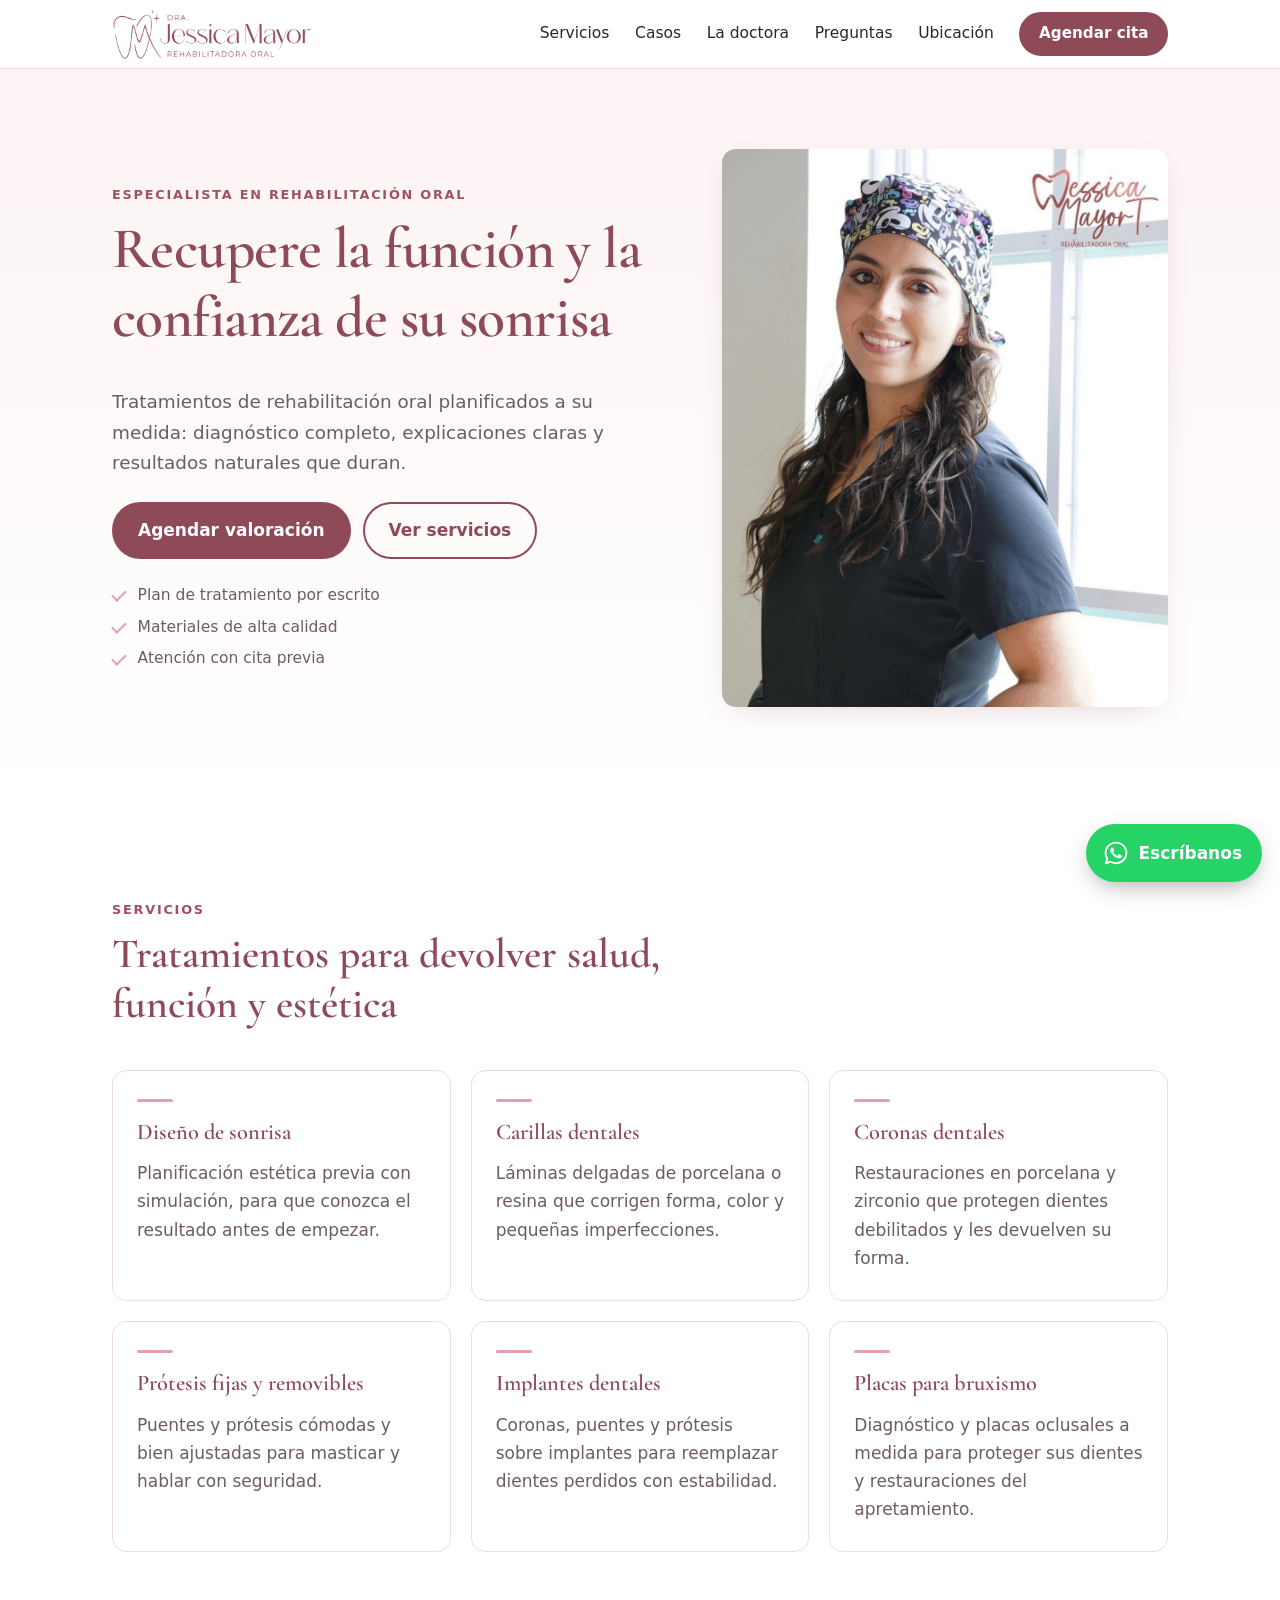
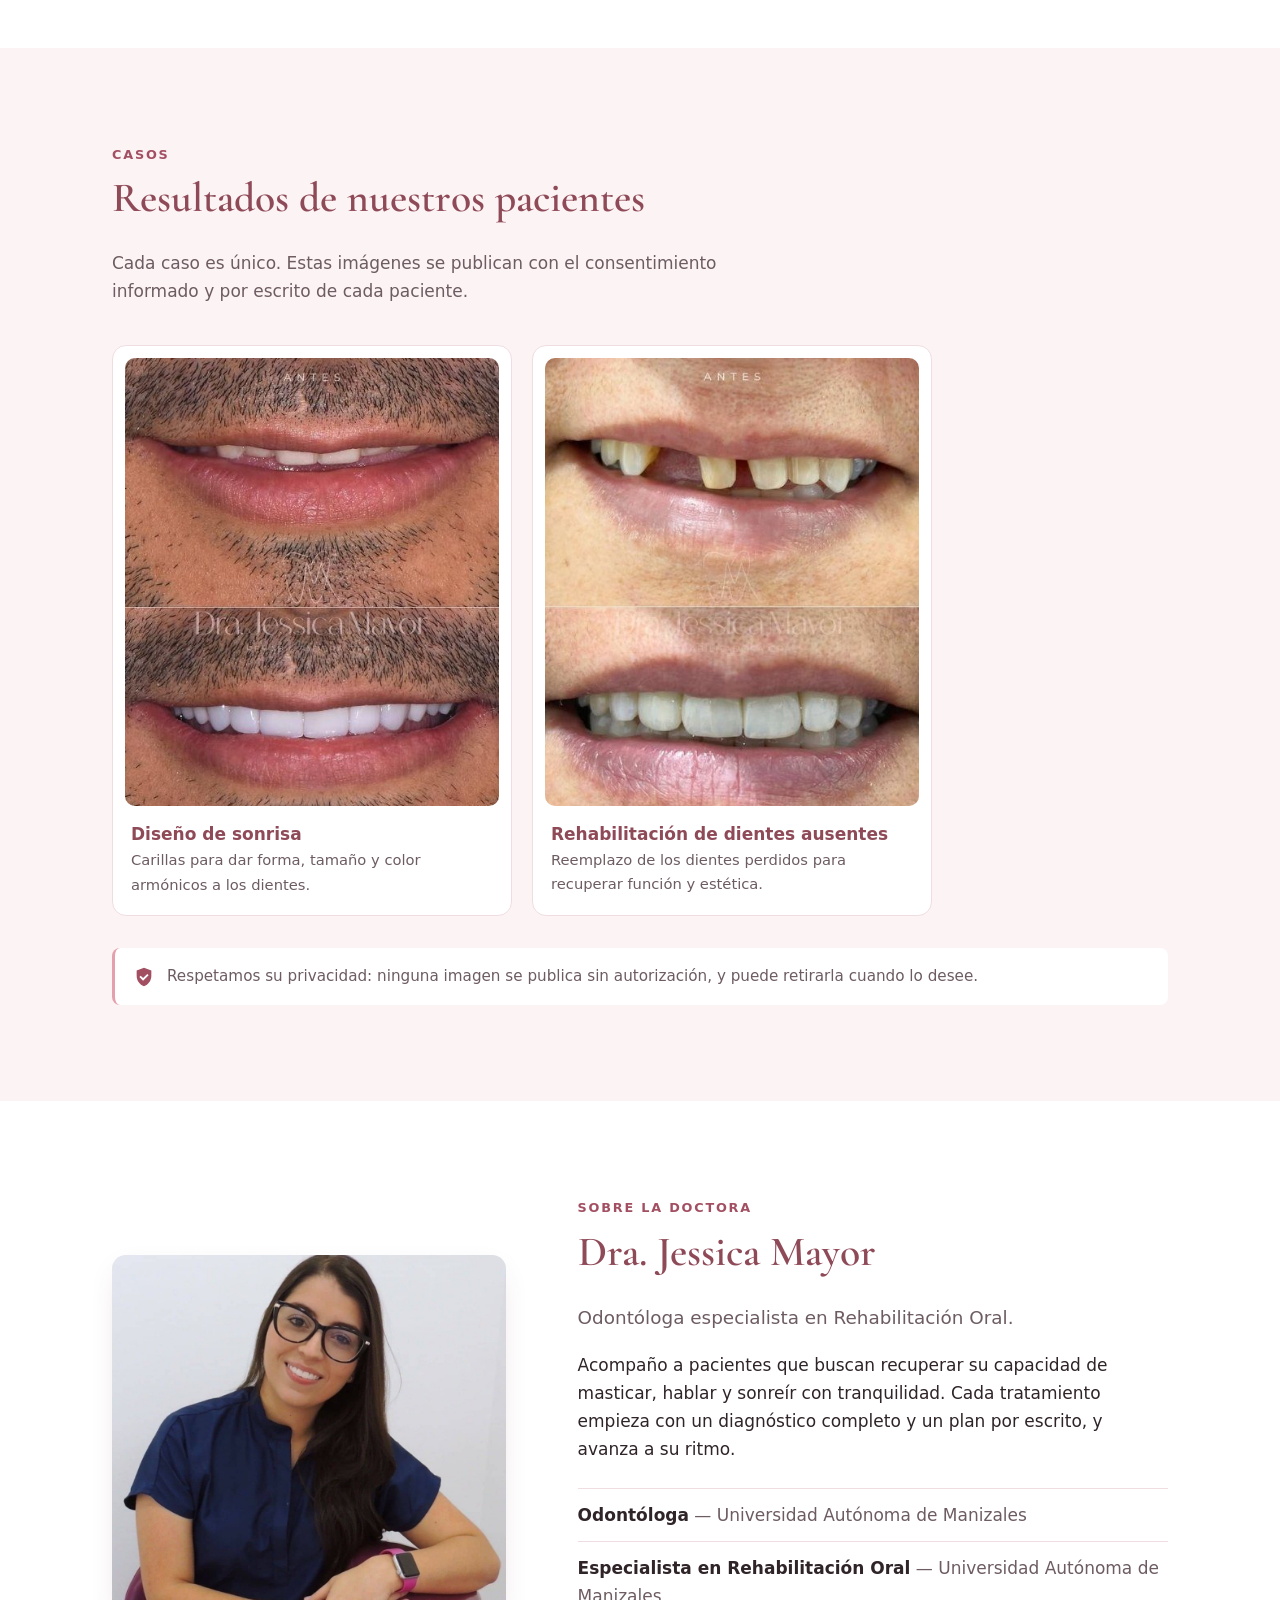
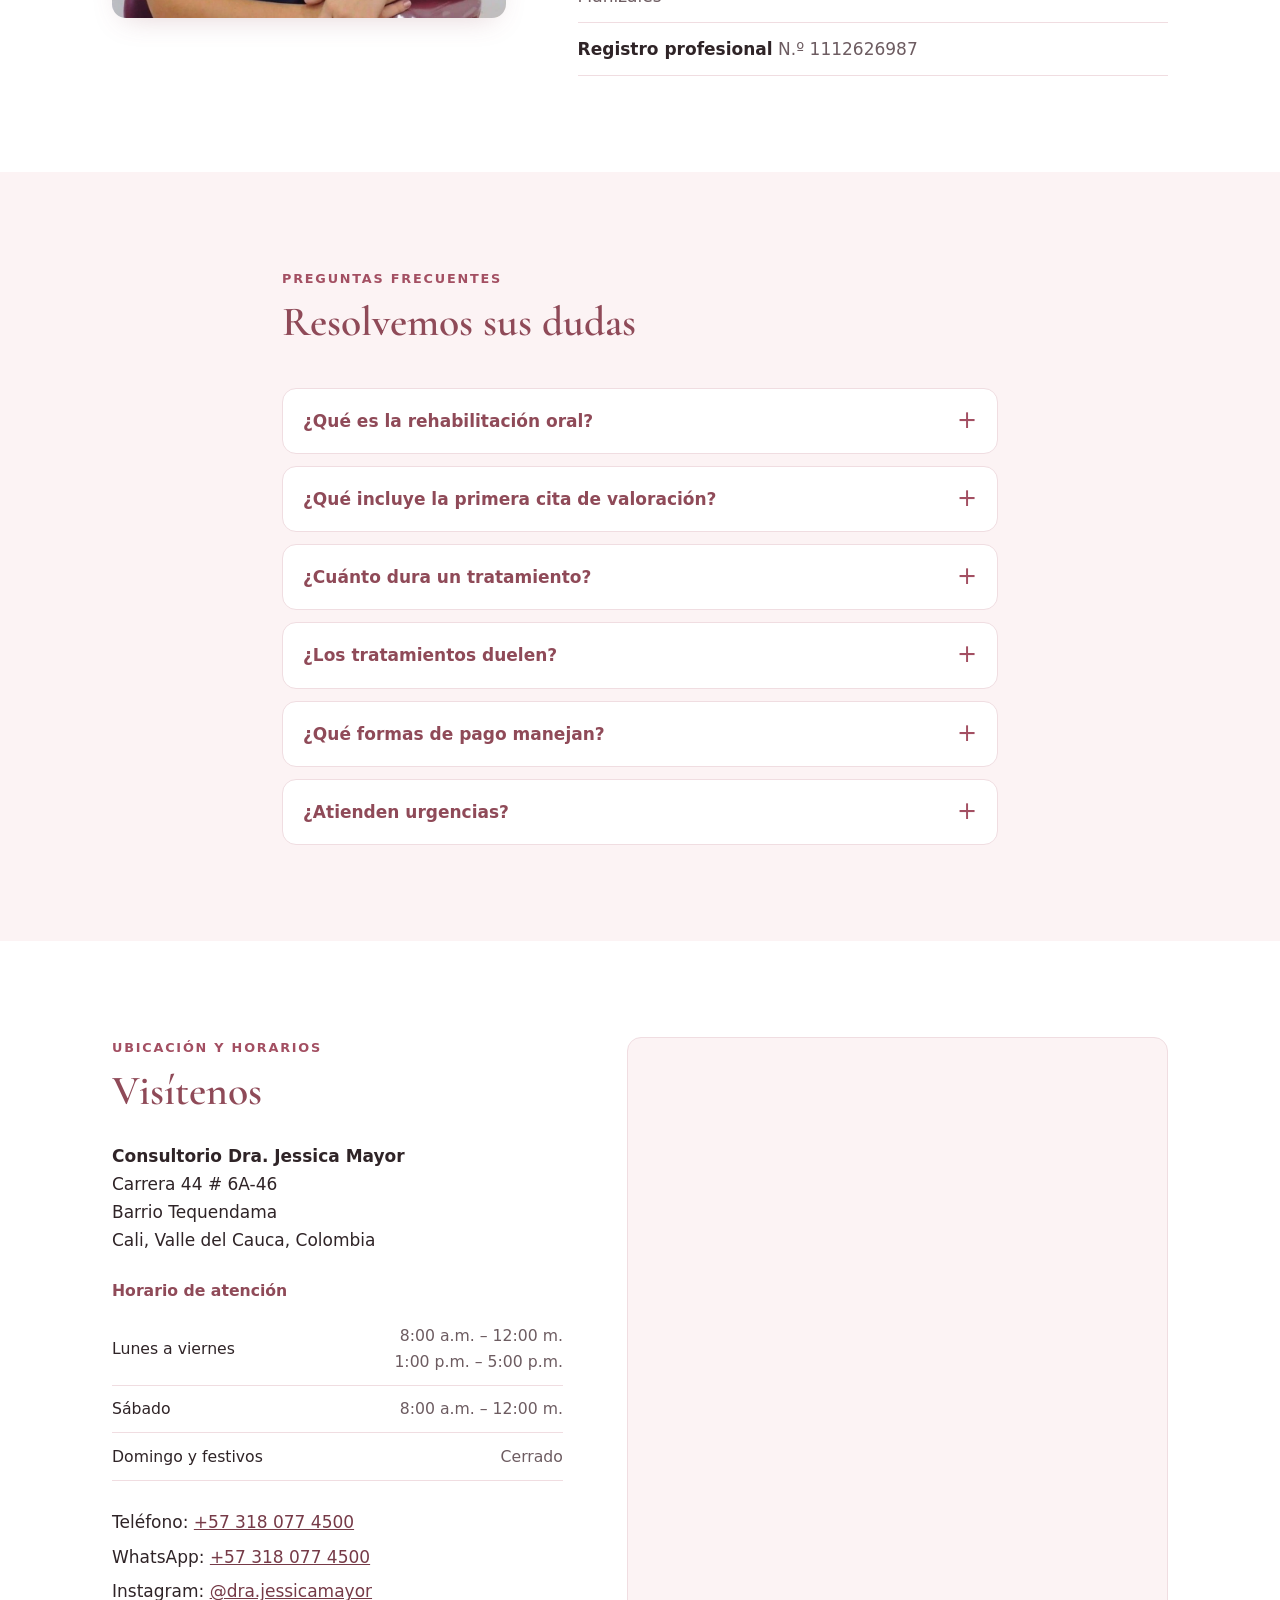
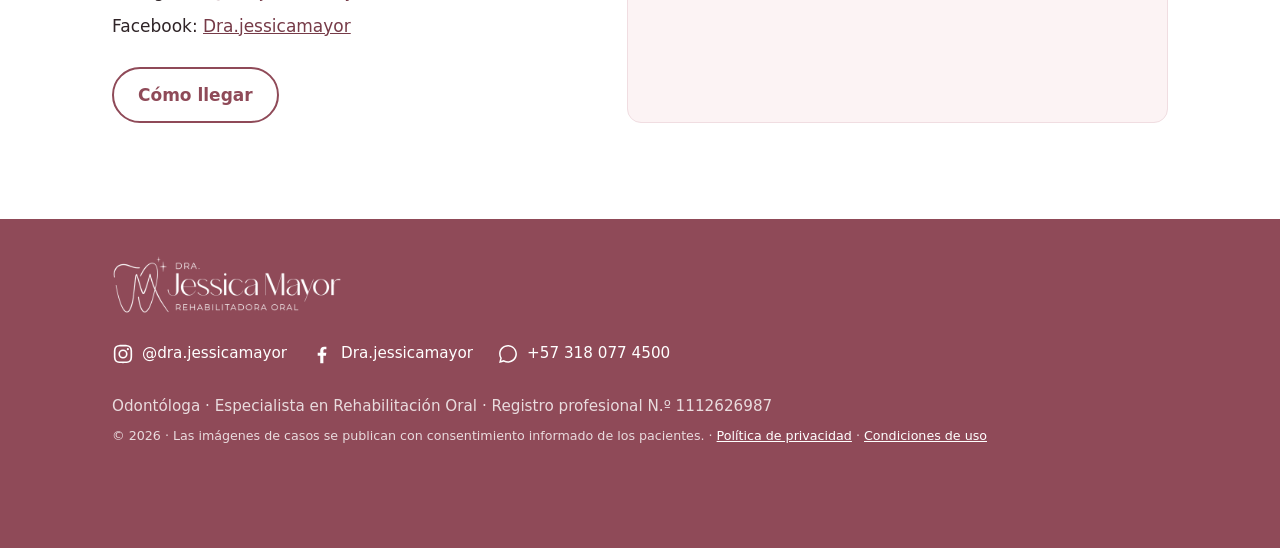
<file: index.html>
<!doctype html>
<html lang="es">
<head>
  <meta charset="utf-8">
  <meta name="viewport" content="width=device-width, initial-scale=1">
  <title>Dra. Jessica Mayor · Rehabilitación Oral</title>
  <meta name="description" content="Consultorio de rehabilitación oral de la Dra. Jessica Mayor: coronas, implantes, prótesis y diseño de sonrisa con planificación personalizada.">
  <meta name="theme-color" content="#8f4a58">
  <link rel="preconnect" href="https://fonts.googleapis.com">
  <link rel="preconnect" href="https://fonts.gstatic.com" crossorigin>
  <link rel="stylesheet" href="https://fonts.googleapis.com/css2?family=Cormorant+Garamond:wght@500;600&amp;display=swap">
  <link rel="stylesheet" href="styles.css">
</head>
<body>

  <!-- ===== Encabezado ===== -->
  <header class="header">
    <div class="container header__inner">
      <a href="#inicio" class="brand" aria-label="Inicio">
        <img src="img/logo-color.png" alt="Dra. Jessica Mayor, Rehabilitadora Oral" width="600" height="154" class="brand__logo">
      </a>

      <input type="checkbox" id="nav-toggle" class="nav-toggle" aria-hidden="true">
      <label for="nav-toggle" class="nav-toggle__label" aria-label="Abrir menú">
        <span></span>
      </label>

      <nav class="nav" aria-label="Principal">
        <a href="#servicios">Servicios</a>
        <a href="#casos">Casos</a>
        <a href="#doctora">La doctora</a>
        <a href="#preguntas">Preguntas</a>
        <a href="#ubicacion">Ubicación</a>
        <a href="https://wa.me/573180774500?text=Hola%2C%20quisiera%20agendar%20una%20valoraci%C3%B3n" class="btn btn--small" target="_blank" rel="noopener">Agendar cita</a>
      </nav>
    </div>
  </header>

  <main>

    <!-- ===== Portada ===== -->
    <section id="inicio" class="hero">
      <div class="container hero__inner">
        <div class="hero__text">
          <p class="eyebrow">Especialista en Rehabilitación Oral</p>
          <h1>Recupere la función y la confianza de su sonrisa</h1>
          <p class="lead">
            Tratamientos de rehabilitación oral planificados a su medida: diagnóstico
            completo, explicaciones claras y resultados naturales que duran.
          </p>
          <div class="hero__actions">
            <a href="https://wa.me/573180774500?text=Hola%2C%20quisiera%20agendar%20una%20valoraci%C3%B3n" class="btn" target="_blank" rel="noopener">Agendar valoración</a>
            <a href="#servicios" class="btn btn--ghost">Ver servicios</a>
          </div>
          <ul class="hero__points">
            <li>Plan de tratamiento por escrito</li>
            <li>Materiales de alta calidad</li>
            <li>Atención con cita previa</li>
          </ul>
        </div>
        <div class="hero__media">
          <img src="img/doctora-portada.jpg" alt="La Dra. Jessica Mayor, rehabilitadora oral, sonriendo en su consultorio" width="996" height="1246" class="hero__photo">
        </div>
      </div>
    </section>

    <!-- ===== Servicios ===== -->
    <section id="servicios" class="section">
      <div class="container">
        <header class="section__head">
          <p class="eyebrow">Servicios</p>
          <h2>Tratamientos para devolver salud, función y estética</h2>
        </header>

        <div class="grid grid--3">
          <article class="card">
            <h3>Diseño de sonrisa</h3>
            <p>Planificación estética previa con simulación, para que conozca el resultado antes de empezar.</p>
          </article>
          <article class="card">
            <h3>Carillas dentales</h3>
            <p>Láminas delgadas de porcelana o resina que corrigen forma, color y pequeñas imperfecciones.</p>
          </article>
          <article class="card">
            <h3>Coronas dentales</h3>
            <p>Restauraciones en porcelana y zirconio que protegen dientes debilitados y les devuelven su forma.</p>
          </article>
          <article class="card">
            <h3>Prótesis fijas y removibles</h3>
            <p>Puentes y prótesis cómodas y bien ajustadas para masticar y hablar con seguridad.</p>
          </article>
          <article class="card">
            <h3>Implantes dentales</h3>
            <p>Coronas, puentes y prótesis sobre implantes para reemplazar dientes perdidos con estabilidad.</p>
          </article>
          <article class="card">
            <h3>Placas para bruxismo</h3>
            <p>Diagnóstico y placas oclusales a medida para proteger sus dientes y restauraciones del apretamiento.</p>
          </article>
        </div>
      </div>
    </section>

    <!-- ===== Casos ===== -->
    <section id="casos" class="section section--alt">
      <div class="container">
        <header class="section__head">
          <p class="eyebrow">Casos</p>
          <h2>Resultados de nuestros pacientes</h2>
          <p>Cada caso es único. Estas imágenes se publican con el consentimiento informado y por escrito de cada paciente.</p>
        </header>

        <!--
          Para agregar más casos: copie un <figure class="case">, guarde la foto en img/
          y cambie src, alt y el texto. Publique solo fotos con consentimiento firmado.
        -->
        <div class="grid grid--2 cases">
          <figure class="case">
            <img src="img/caso-diseno-sonrisa.jpg" alt="Sonrisa de un paciente antes y después del diseño de sonrisa: dientes cortos y desgastados, luego carillas blancas y uniformes" width="460" height="551" loading="lazy">
            <figcaption>
              <strong>Diseño de sonrisa</strong>
              <span>Carillas para dar forma, tamaño y color armónicos a los dientes.</span>
            </figcaption>
          </figure>
          <figure class="case">
            <img src="img/caso-rehabilitacion.jpg" alt="Sonrisa de una paciente antes y después de la rehabilitación: espacios por dientes ausentes, luego dentadura completa y alineada" width="460" height="550" loading="lazy">
            <figcaption>
              <strong>Rehabilitación de dientes ausentes</strong>
              <span>Reemplazo de los dientes perdidos para recuperar función y estética.</span>
            </figcaption>
          </figure>
        </div>

        <p class="note">
          <svg viewBox="0 0 24 24" aria-hidden="true"><path d="M12 2 4 5v6c0 5 3.4 9.7 8 11 4.6-1.3 8-6 8-11V5l-8-3Zm-1 14-4-4 1.4-1.4L11 13.2l4.6-4.6L17 10l-6 6Z"/></svg>
          Respetamos su privacidad: ninguna imagen se publica sin autorización, y puede retirarla cuando lo desee.
        </p>
      </div>
    </section>

    <!-- ===== Sobre la doctora ===== -->
    <section id="doctora" class="section">
      <div class="container about">
        <div class="about__media">
          <!-- Reemplazar por img/doctora.jpg -->
          <img src="img/doctora-retrato.jpg" alt="Retrato de la Dra. Jessica Mayor" width="996" height="918" class="about__photo" loading="lazy">
        </div>
        <div class="about__text">
          <p class="eyebrow">Sobre la doctora</p>
          <h2>Dra. Jessica Mayor</h2>
          <p class="lead">Odontóloga especialista en Rehabilitación Oral.</p>
          <p>
            Acompaño a pacientes que buscan recuperar su capacidad de masticar, hablar y
            sonreír con tranquilidad. Cada tratamiento
            empieza con un diagnóstico completo y un plan por escrito, y avanza a su ritmo.
          </p>
          <ul class="credentials">
            <li><strong>Odontóloga</strong> — Universidad Autónoma de Manizales</li>
            <li><strong>Especialista en Rehabilitación Oral</strong> — Universidad Autónoma de Manizales</li>
            <li><strong>Registro profesional</strong> N.º 1112626987</li>
          </ul>
        </div>
      </div>
    </section>

    <!-- ===== Preguntas frecuentes ===== -->
    <section id="preguntas" class="section section--alt">
      <div class="container container--narrow">
        <header class="section__head">
          <p class="eyebrow">Preguntas frecuentes</p>
          <h2>Resolvemos sus dudas</h2>
        </header>

        <div class="faq">
          <details>
            <summary>¿Qué es la rehabilitación oral?</summary>
            <p>Es la especialidad que restaura la función, la comodidad y la estética de la boca cuando hay dientes dañados, desgastados o ausentes, mediante coronas, puentes, prótesis e implantes.</p>
          </details>
          <details>
            <summary>¿Qué incluye la primera cita de valoración?</summary>
            <p>Revisión clínica, análisis de radiografías (si las tiene), fotografías y una conversación sobre sus expectativas. Al final recibe un plan de tratamiento con opciones y presupuesto.</p>
          </details>
          <details>
            <summary>¿Cuánto dura un tratamiento?</summary>
            <p>Depende del caso. Una corona puede tomar dos o tres citas; una rehabilitación sobre implantes puede requerir varios meses por los tiempos de cicatrización.</p>
          </details>
          <details>
            <summary>¿Los tratamientos duelen?</summary>
            <p>Trabajamos con anestesia local y técnicas cuidadosas. La mayoría de los pacientes reporta molestias leves y pasajeras.</p>
          </details>
          <details>
            <summary>¿Qué formas de pago manejan?</summary>
            <p>Escríbanos por WhatsApp y le contamos las formas de pago disponibles para su tratamiento.</p>
          </details>
          <details>
            <summary>¿Atienden urgencias?</summary>
            <p>Escríbanos por WhatsApp. Haremos lo posible por atenderle el mismo día o indicarle cómo proceder.</p>
          </details>
        </div>
      </div>
    </section>

    <!-- ===== Ubicación y horarios ===== -->
    <section id="ubicacion" class="section">
      <div class="container location">
        <div class="location__info">
          <p class="eyebrow">Ubicación y horarios</p>
          <h2>Visítenos</h2>

          <address>
            <strong>Consultorio Dra. Jessica Mayor</strong><br>
            Carrera 44 # 6A-46<br>
            Barrio Tequendama<br>
            Cali, Valle del Cauca, Colombia
          </address>

          <table class="hours">
            <caption>Horario de atención</caption>
            <tbody>
              <tr><th scope="row">Lunes a viernes</th><td>8:00 a.m. – 12:00 m.<br>1:00 p.m. – 5:00 p.m.</td></tr>
              <tr><th scope="row">Sábado</th><td>8:00 a.m. – 12:00 m.</td></tr>
              <tr><th scope="row">Domingo y festivos</th><td>Cerrado</td></tr>
            </tbody>
          </table>

          <ul class="contact">
            <li>Teléfono: <a href="tel:+573180774500">+57 318 077 4500</a></li>
            <li>WhatsApp: <a href="https://wa.me/573180774500" target="_blank" rel="noopener">+57 318 077 4500</a></li>
            <li>Instagram: <a href="https://www.instagram.com/dra.jessicamayor/" target="_blank" rel="noopener">@dra.jessicamayor</a></li>
            <li>Facebook: <a href="https://www.facebook.com/Dra.jessicamayor" target="_blank" rel="noopener">Dra.jessicamayor</a></li>
          </ul>

          <a href="https://www.google.com/maps/search/?api=1&amp;query=Carrera+44+%236A-46,+Tequendama,+Cali,+Valle+del+Cauca,+Colombia" class="btn btn--ghost" target="_blank" rel="noopener">Cómo llegar</a>
        </div>

        <div class="location__map">
          <iframe src="https://maps.google.com/maps?q=Carrera+44+%236A-46,+Tequendama,+Cali,+Valle+del+Cauca,+Colombia&amp;z=16&amp;output=embed" title="Mapa: Carrera 44 # 6A-46, Barrio Tequendama, Cali" loading="lazy" referrerpolicy="no-referrer-when-downgrade" allowfullscreen></iframe>
        </div>
      </div>
    </section>

  </main>

  <!-- ===== Pie de página ===== -->
  <footer class="footer">
    <div class="container footer__inner">
      <img src="img/logo-blanco.png" alt="Dra. Jessica Mayor, Rehabilitadora Oral" width="600" height="154" class="footer__logo">
      <ul class="social" aria-label="Redes sociales">
        <li><a href="https://www.instagram.com/dra.jessicamayor/" target="_blank" rel="noopener" aria-label="Instagram"><svg viewBox="0 0 24 24" aria-hidden="true"><path d="M12 7a5 5 0 1 0 0 10 5 5 0 0 0 0-10Zm0 8.2a3.2 3.2 0 1 1 0-6.4 3.2 3.2 0 0 1 0 6.4ZM17.3 5.5a1.2 1.2 0 1 0 0 2.4 1.2 1.2 0 0 0 0-2.4ZM12 2c-2.7 0-3 0-4.1.1C4.3 2.3 2.3 4.3 2.1 7.9 2 9 2 9.3 2 12s0 3 .1 4.1c.2 3.6 2.2 5.6 5.8 5.8 1.1.1 1.4.1 4.1.1s3 0 4.1-.1c3.6-.2 5.6-2.2 5.8-5.8.1-1.1.1-1.4.1-4.1s0-3-.1-4.1c-.2-3.6-2.2-5.6-5.8-5.8C15 2 14.7 2 12 2Zm0 1.8c2.7 0 3 0 4 .1 2.7.1 4 1.4 4.1 4.1.1 1 .1 1.3.1 4s0 3-.1 4c-.1 2.7-1.4 4-4.1 4.1-1 .1-1.3.1-4 .1s-3 0-4-.1c-2.7-.1-4-1.4-4.1-4.1-.1-1-.1-1.3-.1-4s0-3 .1-4C3.9 5.3 5.3 3.9 8 3.9c1-.1 1.3-.1 4-.1Z"/></svg><span>@dra.jessicamayor</span></a></li>
        <li><a href="https://www.facebook.com/Dra.jessicamayor" target="_blank" rel="noopener" aria-label="Facebook"><svg viewBox="0 0 24 24" aria-hidden="true"><path d="M13.5 22v-8.2h2.8l.4-3.2h-3.2V8.5c0-.9.3-1.6 1.6-1.6h1.7V4.1c-.3 0-1.3-.1-2.5-.1-2.5 0-4.2 1.5-4.2 4.3v2.4H7.3v3.2h2.8V22h3.4Z"/></svg><span>Dra.jessicamayor</span></a></li>
        <li><a href="https://wa.me/573180774500" target="_blank" rel="noopener" aria-label="WhatsApp"><svg viewBox="0 0 32 32" aria-hidden="true"><path d="M16 3C8.8 3 3 8.7 3 15.8c0 2.3.6 4.5 1.8 6.5L3 29l6.9-1.8c1.9 1 4 1.6 6.1 1.6 7.2 0 13-5.7 13-12.8S23.2 3 16 3Zm0 23.5c-1.9 0-3.8-.5-5.5-1.5l-.4-.2-4.1 1.1 1.1-4-.3-.4a10.5 10.5 0 0 1-1.6-5.6C5.2 9.9 10 5.2 16 5.2s10.8 4.7 10.8 10.6S22 26.5 16 26.5Z"/></svg><span>+57 318 077 4500</span></a></li>
      </ul>
      <p>Odontóloga · Especialista en Rehabilitación Oral · Registro profesional N.º 1112626987</p>
      <p><small>© 2026 · Las imágenes de casos se publican con consentimiento informado de los pacientes. · <a href="privacidad.html">Política de privacidad</a> · <a href="terminos.html">Condiciones de uso</a></small></p>
    </div>
  </footer>

  <!-- ===== Botón flotante de WhatsApp ===== -->
  <a href="https://wa.me/573180774500?text=Hola%2C%20quisiera%20informaci%C3%B3n%20sobre%20un%20tratamiento"
     class="whatsapp" target="_blank" rel="noopener" aria-label="Escribir por WhatsApp">
    <svg viewBox="0 0 32 32" aria-hidden="true">
      <path d="M16 3C8.8 3 3 8.7 3 15.8c0 2.3.6 4.5 1.8 6.5L3 29l6.9-1.8c1.9 1 4 1.6 6.1 1.6 7.2 0 13-5.7 13-12.8S23.2 3 16 3Zm0 23.5c-1.9 0-3.8-.5-5.5-1.5l-.4-.2-4.1 1.1 1.1-4-.3-.4a10.5 10.5 0 0 1-1.6-5.6C5.2 9.9 10 5.2 16 5.2s10.8 4.7 10.8 10.6S22 26.5 16 26.5Zm5.9-7.9c-.3-.2-1.9-1-2.2-1.1-.3-.1-.5-.2-.7.2l-1 1.2c-.2.2-.4.2-.7.1-.3-.2-1.4-.5-2.6-1.6-1-.9-1.6-1.9-1.8-2.2-.2-.3 0-.5.1-.7l.5-.6.3-.5c.1-.2 0-.4 0-.6l-1-2.4c-.3-.6-.5-.5-.7-.5h-.6c-.2 0-.6.1-.9.4-.3.3-1.1 1.1-1.1 2.7s1.2 3.1 1.3 3.3c.2.2 2.3 3.5 5.6 4.9.8.3 1.4.5 1.9.7.8.2 1.5.2 2.1.1.6-.1 1.9-.8 2.2-1.5.3-.7.3-1.4.2-1.5-.1-.2-.3-.3-.6-.4Z"/>
    </svg>
    <span class="whatsapp__label">Escríbanos</span>
  </a>

</body>
</html>
</file>
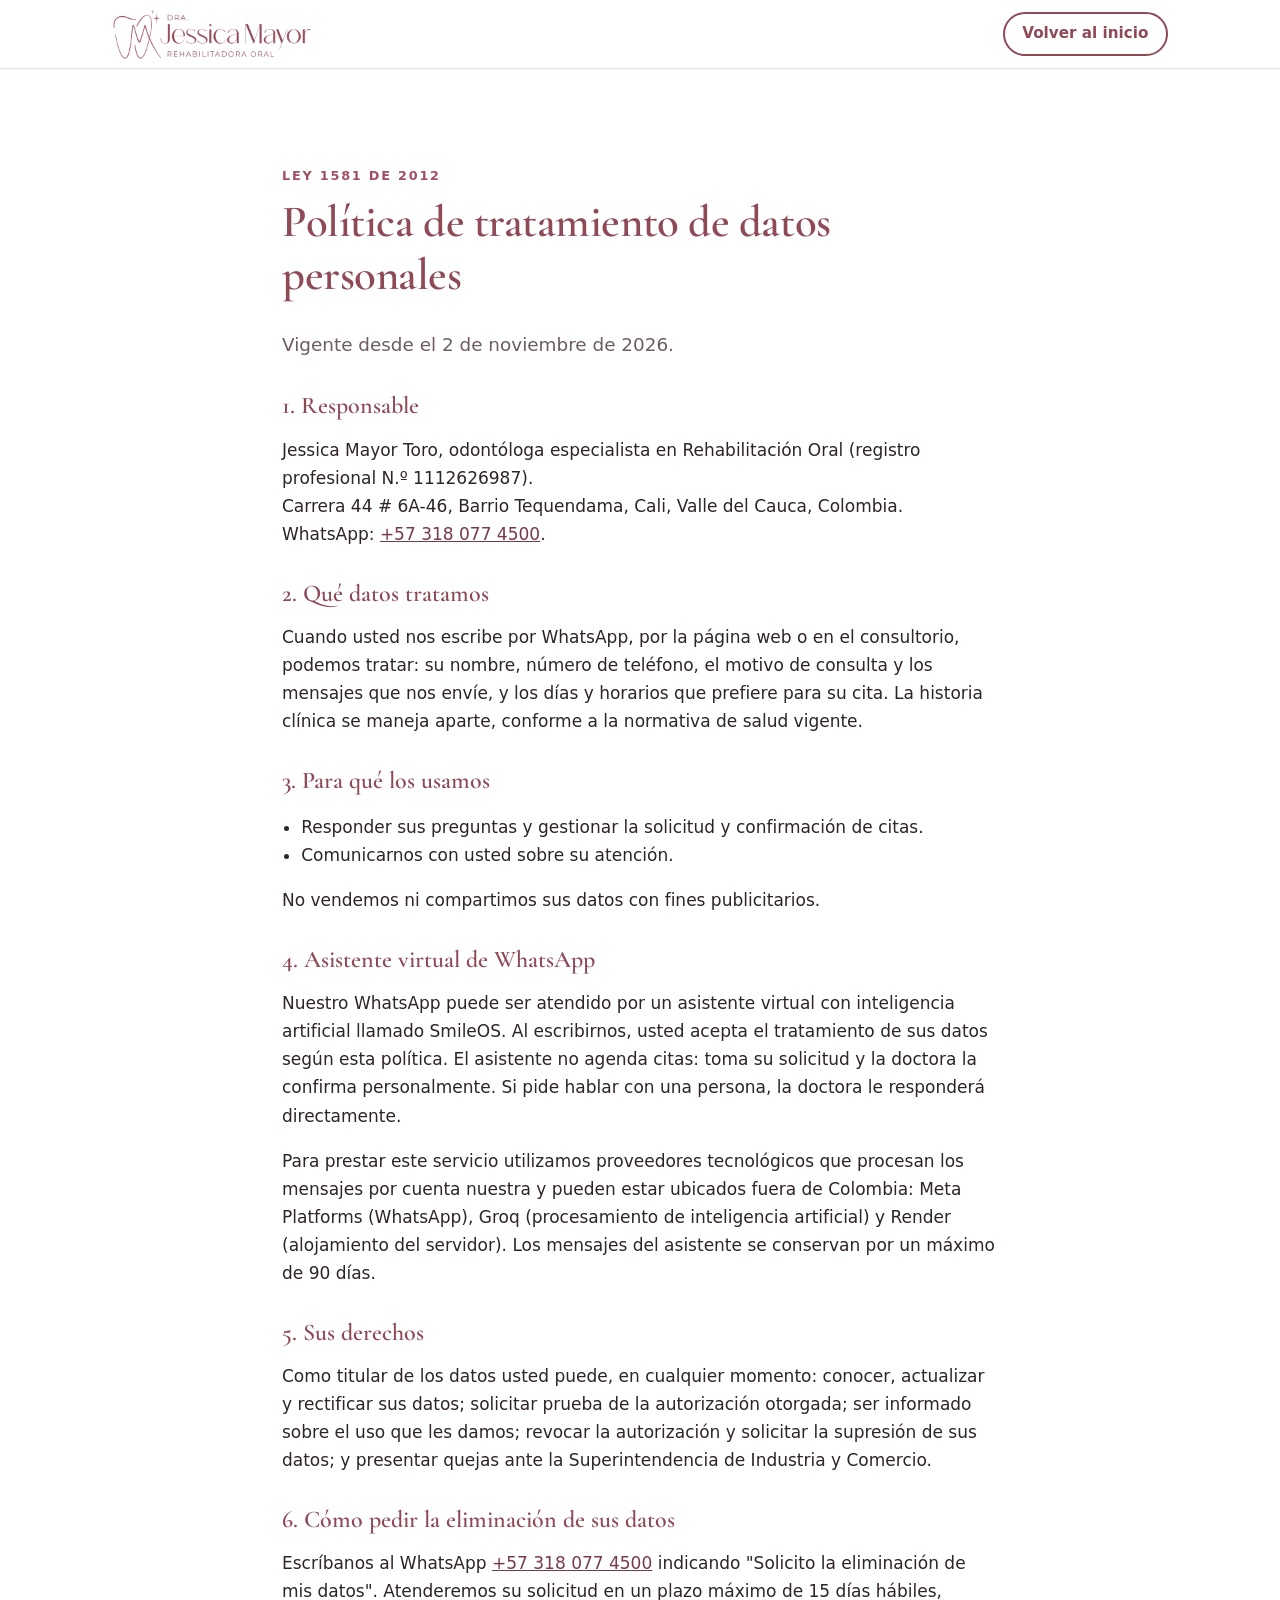
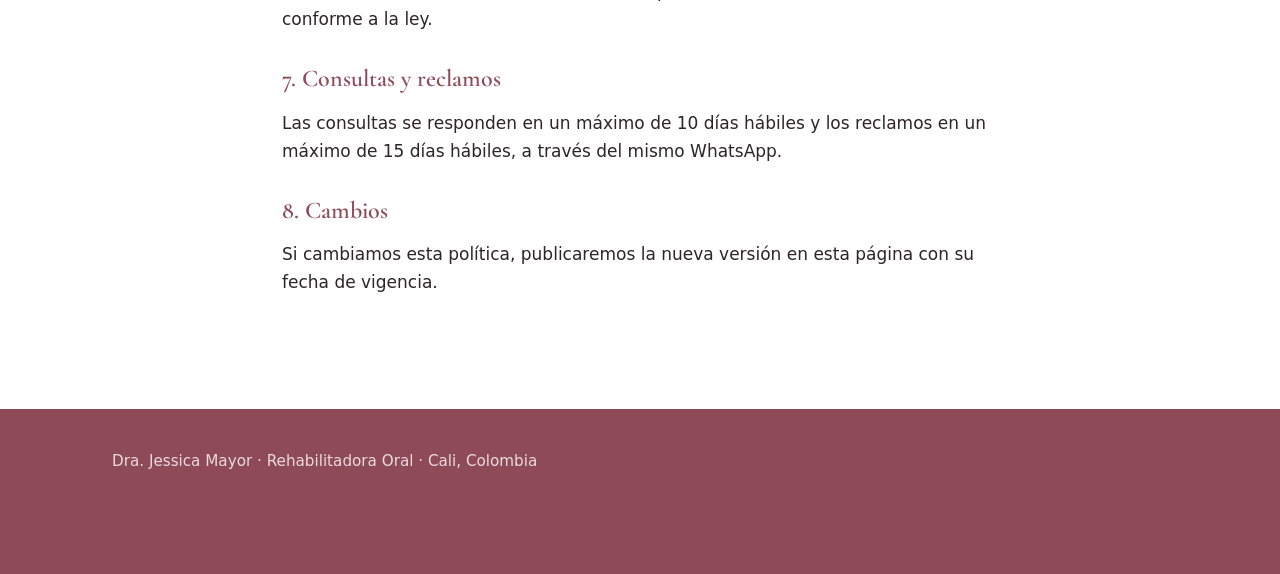
<file: privacidad.html>
<!doctype html>
<html lang="es">
<head>
  <meta charset="utf-8">
  <meta name="viewport" content="width=device-width, initial-scale=1">
  <title>Política de privacidad · Dra. Jessica Mayor</title>
  <meta name="description" content="Política de tratamiento de datos personales del consultorio de la Dra. Jessica Mayor, Rehabilitadora Oral.">
  <meta name="theme-color" content="#8f4a58">
  <link rel="preconnect" href="https://fonts.googleapis.com">
  <link rel="preconnect" href="https://fonts.gstatic.com" crossorigin>
  <link rel="stylesheet" href="https://fonts.googleapis.com/css2?family=Cormorant+Garamond:wght@500;600&amp;display=swap">
  <link rel="stylesheet" href="styles.css">
</head>
<body>
  <header class="header">
    <div class="container header__inner">
      <a href="./" class="brand" aria-label="Volver al inicio">
        <img src="img/logo-color.png" alt="Dra. Jessica Mayor, Rehabilitadora Oral" width="600" height="154" class="brand__logo">
      </a>
      <a href="./" class="btn btn--small btn--ghost">Volver al inicio</a>
    </div>
  </header>

  <main class="section">
    <article class="container container--narrow legal">
      <p class="eyebrow">Ley 1581 de 2012</p>
      <h1>Política de tratamiento de datos personales</h1>
      <p class="lead">Vigente desde el 2 de noviembre de 2026.</p>

      <h2>1. Responsable</h2>
      <p>Jessica Mayor Toro, odontóloga especialista en Rehabilitación Oral (registro profesional N.º 1112626987).<br>
        Carrera 44 # 6A-46, Barrio Tequendama, Cali, Valle del Cauca, Colombia.<br>
        WhatsApp: <a href="https://wa.me/573180774500">+57 318 077 4500</a>.</p>

      <h2>2. Qué datos tratamos</h2>
      <p>Cuando usted nos escribe por WhatsApp, por la página web o en el consultorio, podemos tratar: su nombre, número de teléfono, el motivo de consulta y los mensajes que nos envíe, y los días y horarios que prefiere para su cita. La historia clínica se maneja aparte, conforme a la normativa de salud vigente.</p>

      <h2>3. Para qué los usamos</h2>
      <ul>
        <li>Responder sus preguntas y gestionar la solicitud y confirmación de citas.</li>
        <li>Comunicarnos con usted sobre su atención.</li>
      </ul>
      <p>No vendemos ni compartimos sus datos con fines publicitarios.</p>

      <h2>4. Asistente virtual de WhatsApp</h2>
      <p>Nuestro WhatsApp puede ser atendido por un asistente virtual con inteligencia artificial llamado SmileOS. Al escribirnos, usted acepta el tratamiento de sus datos según esta política. El asistente no agenda citas: toma su solicitud y la doctora la confirma personalmente. Si pide hablar con una persona, la doctora le responderá directamente.</p>
      <p>Para prestar este servicio utilizamos proveedores tecnológicos que procesan los mensajes por cuenta nuestra y pueden estar ubicados fuera de Colombia: Meta Platforms (WhatsApp), Groq (procesamiento de inteligencia artificial) y Render (alojamiento del servidor). Los mensajes del asistente se conservan por un máximo de 90 días.</p>

      <h2>5. Sus derechos</h2>
      <p>Como titular de los datos usted puede, en cualquier momento: conocer, actualizar y rectificar sus datos; solicitar prueba de la autorización otorgada; ser informado sobre el uso que les damos; revocar la autorización y solicitar la supresión de sus datos; y presentar quejas ante la Superintendencia de Industria y Comercio.</p>

      <h2 id="eliminacion">6. Cómo pedir la eliminación de sus datos</h2>
      <p>Escríbanos al WhatsApp <a href="https://wa.me/573180774500?text=Solicito%20la%20eliminaci%C3%B3n%20de%20mis%20datos">+57 318 077 4500</a> indicando "Solicito la eliminación de mis datos". Atenderemos su solicitud en un plazo máximo de 15 días hábiles, conforme a la ley.</p>

      <h2>7. Consultas y reclamos</h2>
      <p>Las consultas se responden en un máximo de 10 días hábiles y los reclamos en un máximo de 15 días hábiles, a través del mismo WhatsApp.</p>

      <h2>8. Cambios</h2>
      <p>Si cambiamos esta política, publicaremos la nueva versión en esta página con su fecha de vigencia.</p>
    </article>
  </main>

  <footer class="footer">
    <div class="container footer__inner">
      <p>Dra. Jessica Mayor · Rehabilitadora Oral · Cali, Colombia</p>
    </div>
  </footer>
</body>
</html>
</file>
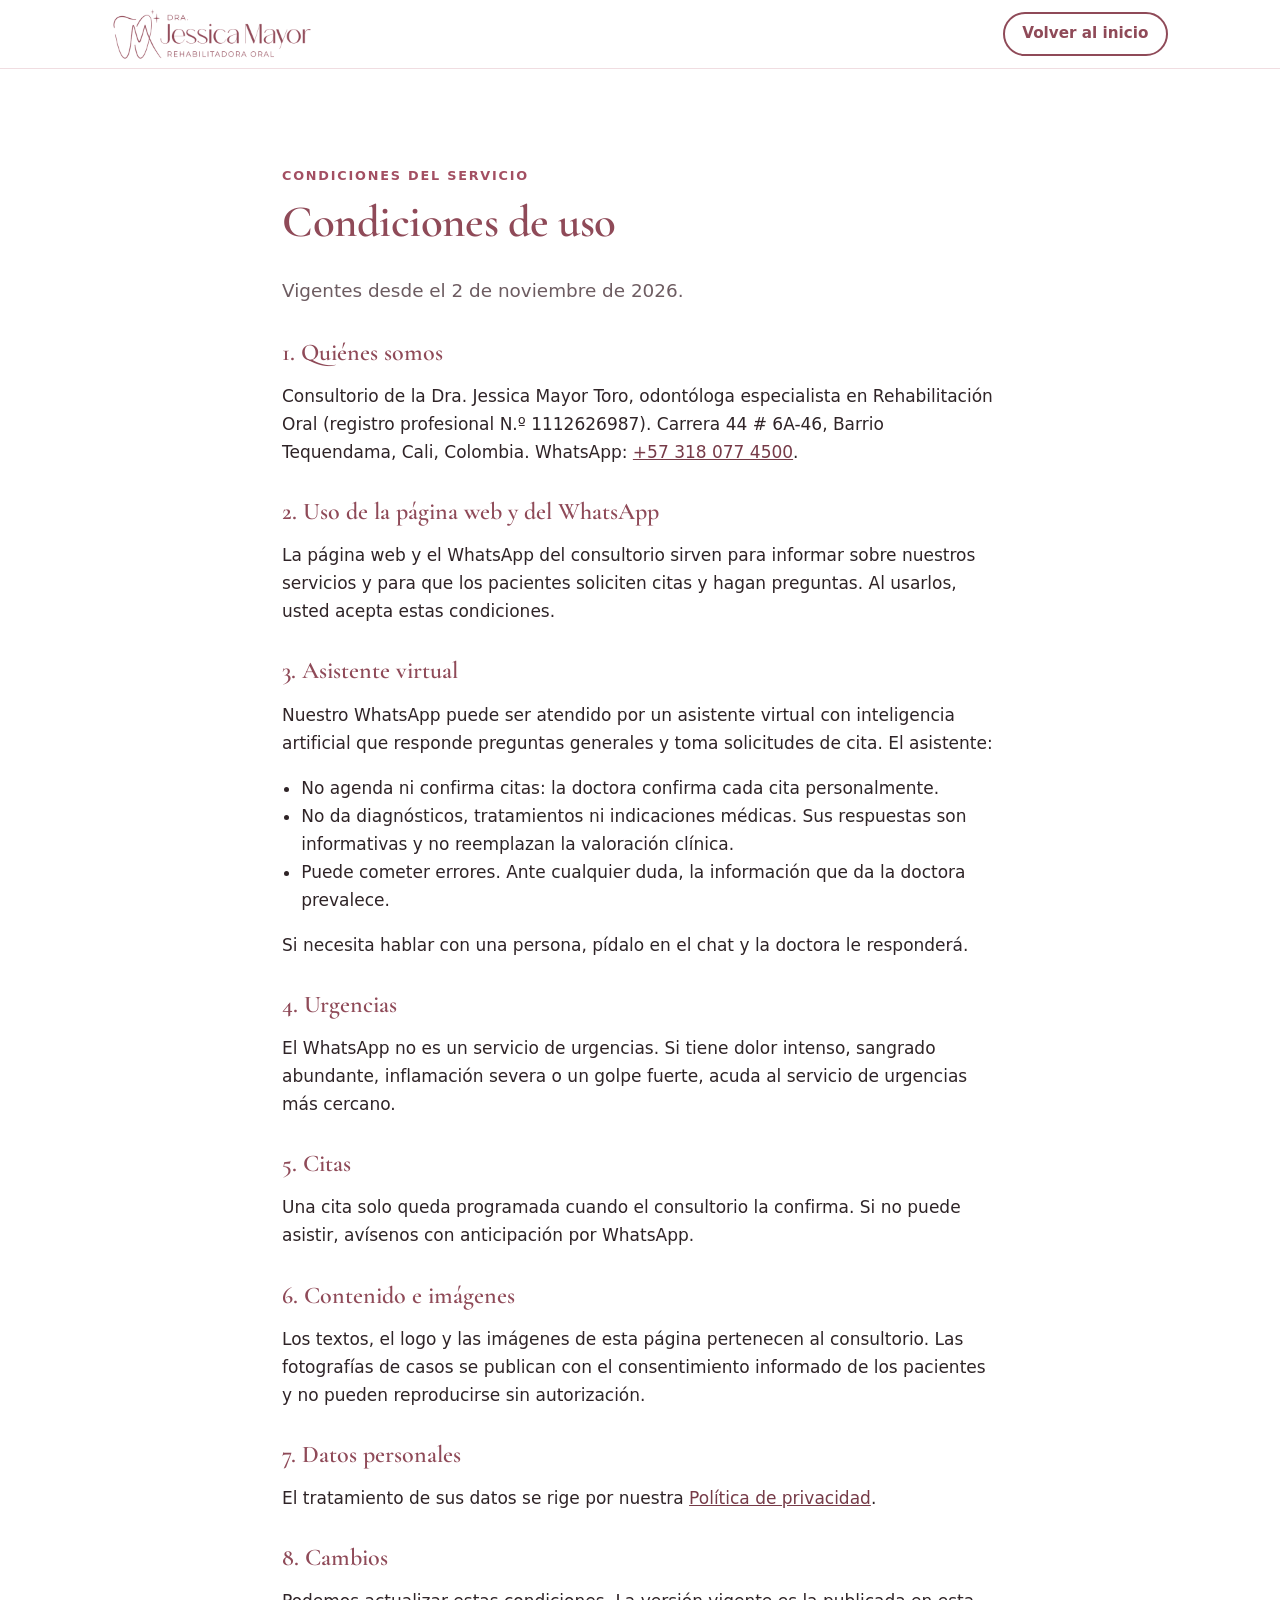
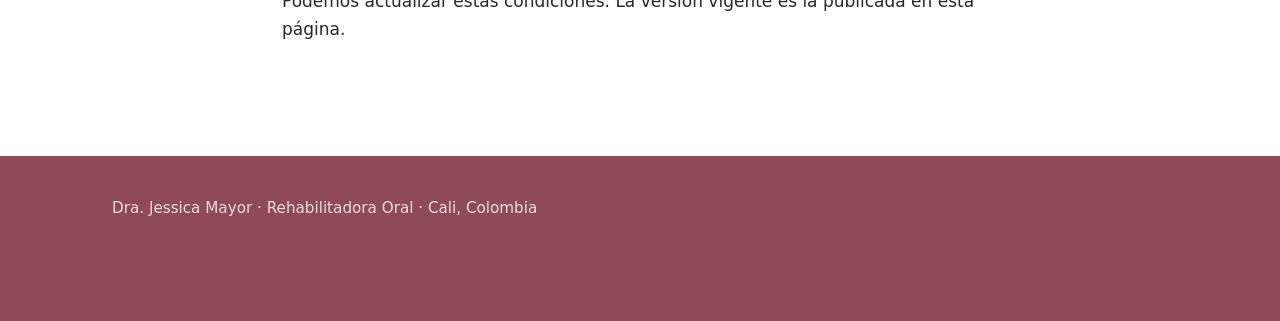
<file: terminos.html>
<!doctype html>
<html lang="es">
<head>
  <meta charset="utf-8">
  <meta name="viewport" content="width=device-width, initial-scale=1">
  <title>Condiciones del servicio · Dra. Jessica Mayor</title>
  <meta name="description" content="Condiciones de uso de la página web y del WhatsApp del consultorio de la Dra. Jessica Mayor, Rehabilitadora Oral.">
  <meta name="theme-color" content="#8f4a58">
  <link rel="preconnect" href="https://fonts.googleapis.com">
  <link rel="preconnect" href="https://fonts.gstatic.com" crossorigin>
  <link rel="stylesheet" href="https://fonts.googleapis.com/css2?family=Cormorant+Garamond:wght@500;600&amp;display=swap">
  <link rel="stylesheet" href="styles.css">
</head>
<body>
  <header class="header">
    <div class="container header__inner">
      <a href="./" class="brand" aria-label="Volver al inicio">
        <img src="img/logo-color.png" alt="Dra. Jessica Mayor, Rehabilitadora Oral" width="600" height="154" class="brand__logo">
      </a>
      <a href="./" class="btn btn--small btn--ghost">Volver al inicio</a>
    </div>
  </header>

  <main class="section">
    <article class="container container--narrow legal">
      <p class="eyebrow">Condiciones del servicio</p>
      <h1>Condiciones de uso</h1>
      <p class="lead">Vigentes desde el 2 de noviembre de 2026.</p>

      <h2>1. Quiénes somos</h2>
      <p>Consultorio de la Dra. Jessica Mayor Toro, odontóloga especialista en Rehabilitación Oral (registro profesional N.º 1112626987). Carrera 44 # 6A-46, Barrio Tequendama, Cali, Colombia. WhatsApp: <a href="https://wa.me/573180774500">+57 318 077 4500</a>.</p>

      <h2>2. Uso de la página web y del WhatsApp</h2>
      <p>La página web y el WhatsApp del consultorio sirven para informar sobre nuestros servicios y para que los pacientes soliciten citas y hagan preguntas. Al usarlos, usted acepta estas condiciones.</p>

      <h2>3. Asistente virtual</h2>
      <p>Nuestro WhatsApp puede ser atendido por un asistente virtual con inteligencia artificial que responde preguntas generales y toma solicitudes de cita. El asistente:</p>
      <ul>
        <li>No agenda ni confirma citas: la doctora confirma cada cita personalmente.</li>
        <li>No da diagnósticos, tratamientos ni indicaciones médicas. Sus respuestas son informativas y no reemplazan la valoración clínica.</li>
        <li>Puede cometer errores. Ante cualquier duda, la información que da la doctora prevalece.</li>
      </ul>
      <p>Si necesita hablar con una persona, pídalo en el chat y la doctora le responderá.</p>

      <h2>4. Urgencias</h2>
      <p>El WhatsApp no es un servicio de urgencias. Si tiene dolor intenso, sangrado abundante, inflamación severa o un golpe fuerte, acuda al servicio de urgencias más cercano.</p>

      <h2>5. Citas</h2>
      <p>Una cita solo queda programada cuando el consultorio la confirma. Si no puede asistir, avísenos con anticipación por WhatsApp.</p>

      <h2>6. Contenido e imágenes</h2>
      <p>Los textos, el logo y las imágenes de esta página pertenecen al consultorio. Las fotografías de casos se publican con el consentimiento informado de los pacientes y no pueden reproducirse sin autorización.</p>

      <h2>7. Datos personales</h2>
      <p>El tratamiento de sus datos se rige por nuestra <a href="privacidad.html">Política de privacidad</a>.</p>

      <h2>8. Cambios</h2>
      <p>Podemos actualizar estas condiciones. La versión vigente es la publicada en esta página.</p>
    </article>
  </main>

  <footer class="footer">
    <div class="container footer__inner">
      <p>Dra. Jessica Mayor · Rehabilitadora Oral · Cali, Colombia</p>
    </div>
  </footer>
</body>
</html>
</file>
<file: styles.css>
/* =========================================================
   Dra. Jessica Mayor · Rehabilitación Oral
   Hoja de estilos única, sin frameworks. Mobile-first.
   ========================================================= */

:root {
  /* Colores tomados de la tarjeta de presentación */
  --ink: #2f2427;          /* texto principal */
  --muted: #6d5c61;        /* texto secundario */
  --primary: #8f4a58;      /* malva (versión oscura del rosa de marca) */
  --primary-600: #763b48;
  --accent: #e5a0ad;       /* rosa de marca, para detalles */
  --accent-ink: #a34f62;   /* rosa legible sobre blanco */
  --bg: #ffffff;
  --bg-alt: #fcf3f4;       /* rosa muy claro */
  --line: #f0dde1;
  --wa: #25d366;

  --radius: 14px;
  --shadow: 0 10px 30px -12px rgba(143, 74, 88, .28);
  --max: 1120px;
  --font-sans: "Segoe UI", system-ui, -apple-system, Roboto, "Helvetica Neue", Arial, sans-serif;
  --font-serif: "Cormorant Garamond", Georgia, "Times New Roman", serif;
}

*, *::before, *::after { box-sizing: border-box; }

html { scroll-behavior: smooth; scroll-padding-top: 76px; }
@media (prefers-reduced-motion: reduce) { html { scroll-behavior: auto; } }

body {
  margin: 0;
  font-family: var(--font-sans);
  font-size: 1.0625rem;
  line-height: 1.65;
  color: var(--ink);
  background: var(--bg);
  -webkit-font-smoothing: antialiased;
}

img { max-width: 100%; display: block; }
a { color: var(--primary-600); }
a:focus-visible, summary:focus-visible, .nav-toggle__label:focus-visible {
  outline: 3px solid var(--accent-ink);
  outline-offset: 3px;
}

h1, h2, h3 {
  font-family: var(--font-serif);
  font-weight: 600;
  line-height: 1.2;
  color: var(--primary);
  margin: 0 0 .6em;
}
h1 { font-size: clamp(2.3rem, 7vw, 3.6rem); letter-spacing: -.01em; }
h2 { font-size: clamp(1.9rem, 5vw, 2.6rem); }
h3 { font-size: 1.4rem; }
p  { margin: 0 0 1em; }

.container { width: 100%; max-width: var(--max); margin: 0 auto; padding: 0 20px; }
.container--narrow { max-width: 780px; }

.eyebrow {
  font-size: .8rem;
  font-weight: 600;
  letter-spacing: .14em;
  text-transform: uppercase;
  color: var(--accent-ink);
  margin-bottom: .6rem;
}
.lead { font-size: 1.15rem; color: var(--muted); }

/* ---------- Botones ---------- */
.btn {
  display: inline-flex;
  align-items: center;
  justify-content: center;
  min-height: 48px;
  padding: .75rem 1.5rem;
  border-radius: 999px;
  border: 2px solid var(--primary);
  background: var(--primary);
  color: #fff;
  font-weight: 600;
  text-decoration: none;
  transition: background .2s, color .2s, transform .2s;
}
.btn:hover { background: var(--primary-600); border-color: var(--primary-600); }
.btn:active { transform: translateY(1px); }
.btn--ghost { background: transparent; color: var(--primary); }
.btn--ghost:hover { background: var(--primary); color: #fff; }
.btn--small { min-height: 40px; padding: .45rem 1.1rem; font-size: .95rem; }

/* ---------- Encabezado ---------- */
.header {
  position: sticky;
  top: 0;
  z-index: 50;
  background: rgba(255, 255, 255, .95);
  backdrop-filter: saturate(150%) blur(8px);
  border-bottom: 1px solid var(--line);
}
.header__inner {
  display: flex;
  align-items: center;
  justify-content: space-between;
  min-height: 68px;
}
.brand { display: flex; align-items: center; gap: .7rem; text-decoration: none; color: var(--ink); }
.brand__logo { width: 170px; height: auto; }

/* Menú móvil (sin JavaScript) */
.nav-toggle { position: absolute; opacity: 0; pointer-events: none; }
.nav-toggle__label {
  display: grid; place-items: center;
  width: 44px; height: 44px;
  cursor: pointer;
}
.nav-toggle__label span,
.nav-toggle__label span::before,
.nav-toggle__label span::after {
  display: block;
  width: 22px; height: 2px;
  background: var(--primary);
  border-radius: 2px;
  position: relative;
  transition: transform .25s, background .25s;
}
.nav-toggle__label span::before,
.nav-toggle__label span::after { content: ""; position: absolute; left: 0; }
.nav-toggle__label span::before { top: -7px; }
.nav-toggle__label span::after  { top:  7px; }
.nav-toggle:checked + .nav-toggle__label span { background: transparent; }
.nav-toggle:checked + .nav-toggle__label span::before { transform: translateY(7px) rotate(45deg); }
.nav-toggle:checked + .nav-toggle__label span::after  { transform: translateY(-7px) rotate(-45deg); }

.nav {
  position: absolute;
  top: 100%; left: 0; right: 0;
  display: none;
  flex-direction: column;
  gap: .25rem;
  padding: .75rem 20px 1.25rem;
  background: #fff;
  border-bottom: 1px solid var(--line);
  box-shadow: var(--shadow);
}
.nav a:not(.btn) {
  padding: .7rem 0;
  color: var(--ink);
  text-decoration: none;
  border-bottom: 1px solid var(--line);
}
.nav .btn { margin-top: .75rem; }
.nav-toggle:checked ~ .nav { display: flex; }

/* ---------- Portada ---------- */
.hero {
  background: linear-gradient(180deg, var(--bg-alt) 0%, #fff 100%);
  padding: 48px 0 64px;
}
.hero__inner { display: grid; gap: 40px; align-items: center; }
.hero__actions { display: flex; flex-wrap: wrap; gap: .75rem; margin: 1.5rem 0; }
.hero__points {
  list-style: none; padding: 0; margin: 0;
  display: grid; gap: .4rem;
  color: var(--muted); font-size: .97rem;
}
.hero__points li { padding-left: 1.6rem; position: relative; }
.hero__points li::before {
  content: "";
  position: absolute; left: 0; top: .5em;
  width: 14px; height: 8px;
  border-left: 2px solid var(--accent);
  border-bottom: 2px solid var(--accent);
  transform: rotate(-45deg);
}

/* ---------- Marcadores de posición para fotos ---------- */
.placeholder {
  display: grid; place-items: center;
  aspect-ratio: 4 / 3;
  border-radius: var(--radius);
  background:
    repeating-linear-gradient(135deg, transparent 0 14px, rgba(143,74,88,.05) 14px 28px),
    #f6e6e9;
  border: 1px dashed #e0bcc4;
  color: var(--muted);
  font-size: .9rem;
  text-align: center;
  padding: 1rem;
}
.placeholder--tall     { aspect-ratio: 4 / 3; }
.placeholder--portrait { aspect-ratio: 4 / 5; }
.placeholder--map      { aspect-ratio: auto; height: 100%; min-height: 300px; }
.hero__media .placeholder,
.about__media .placeholder { box-shadow: var(--shadow); }

/* ---------- Paneles de marca (mientras no haya fotos) ---------- */
.brand-panel {
  display: flex; flex-direction: column; align-items: center; justify-content: center;
  gap: 1.25rem;
  aspect-ratio: 4 / 3;
  padding: 2rem;
  border-radius: var(--radius);
  background: radial-gradient(120% 90% at 85% 10%, #f2bcc6 0%, #e5a0ad 45%, #d98c9b 100%);
  box-shadow: var(--shadow);
  text-align: center;
}
.brand-panel img { width: min(80%, 360px); height: auto; }
.brand-panel p {
  margin: 0; color: #fff;
  font-size: .72rem; letter-spacing: .14em; text-transform: uppercase;
}
@media (min-width: 640px) { .brand-panel p { font-size: .82rem; letter-spacing: .22em; } }
.quote-panel {
  margin: 0;
  aspect-ratio: 4 / 5;
  display: flex; flex-direction: column; justify-content: center;
  padding: 2.5rem 2rem;
  border-radius: var(--radius);
  background: var(--primary);
  color: #fff;
  box-shadow: var(--shadow);
  position: relative;
  overflow: hidden;
}
.quote-panel::before {
  content: "“";
  position: absolute; top: -.15em; left: .2em;
  font-family: var(--font-serif); font-size: 9rem; line-height: 1;
  color: rgba(255,255,255,.12);
}
.quote-panel p { font-family: var(--font-serif); font-size: clamp(1.4rem, 4.5vw, 1.8rem); line-height: 1.35; margin: 0 0 1.25rem; position: relative; }
.quote-panel footer { color: #f2c6ce; font-size: .95rem; letter-spacing: .04em; }
.hero__photo, .about__photo { width: 100%; height: auto; border-radius: var(--radius); box-shadow: var(--shadow); object-fit: cover; }
.hero__photo { aspect-ratio: 4 / 5; max-width: 460px; margin: 0 auto; object-position: center top; }
.about__photo { aspect-ratio: auto; }

/* ---------- Secciones ---------- */
.section { padding: 72px 0; }
.section--alt { background: var(--bg-alt); }
.section__head { max-width: 680px; margin-bottom: 40px; }
.section__head p:last-child { color: var(--muted); }

.grid { display: grid; gap: 20px; }
.grid > *, .hero__inner > *, .about > *, .location > * { min-width: 0; }

.card {
  background: #fff;
  border: 1px solid var(--line);
  border-radius: var(--radius);
  padding: 28px 24px;
  transition: box-shadow .25s, transform .25s;
}
.card::before {
  content: "";
  display: block;
  width: 36px; height: 3px;
  background: var(--accent);
  margin-bottom: 1.1rem;
  border-radius: 2px;
}
.card:hover { box-shadow: var(--shadow); transform: translateY(-2px); }
.card p { color: var(--muted); margin: 0; }

/* ---------- Casos ---------- */
.case {
  margin: 0;
  background: #fff;
  border: 1px solid var(--line);
  border-radius: var(--radius);
  padding: 12px;
}
.case__pair { display: grid; grid-template-columns: 1fr 1fr; gap: 8px; }
.case__pair .placeholder,
.case__pair img { aspect-ratio: 1 / 1; border-radius: 10px; object-fit: cover; width: 100%; }
.case figcaption { padding: 14px 6px 6px; display: flex; flex-direction: column; }
.case figcaption strong { color: var(--primary); }
.case figcaption span { color: var(--muted); font-size: .92rem; }

.cases { max-width: 820px; }
.case > img { width: 100%; height: auto; border-radius: 10px; }

.note {
  display: flex; gap: .75rem; align-items: flex-start;
  margin: 32px 0 0;
  padding: 16px 18px;
  background: #fff;
  border-left: 3px solid var(--accent);
  border-radius: 8px;
  color: var(--muted);
  font-size: .95rem;
}
.note svg { flex: none; width: 22px; height: 22px; fill: var(--accent-ink); margin-top: 2px; }

/* ---------- Sobre la doctora ---------- */
.about { display: grid; gap: 40px; align-items: center; }
.about__media { max-width: 420px; }
.credentials { list-style: none; padding: 0; margin: 1.5rem 0 0; }
.credentials li {
  padding: .75rem 0;
  border-top: 1px solid var(--line);
  color: var(--muted);
}
.credentials li:last-child { border-bottom: 1px solid var(--line); }
.credentials strong { color: var(--ink); }

/* ---------- Preguntas frecuentes ---------- */
.faq { display: grid; gap: 12px; }
.faq details {
  background: #fff;
  border: 1px solid var(--line);
  border-radius: var(--radius);
  padding: 0 20px;
}
.faq summary {
  list-style: none;
  cursor: pointer;
  padding: 18px 32px 18px 0;
  font-weight: 600;
  color: var(--primary);
  position: relative;
}
.faq summary::-webkit-details-marker { display: none; }
.faq summary::after {
  content: "+";
  position: absolute; right: 0; top: 50%;
  transform: translateY(-50%);
  font-size: 1.5rem; font-weight: 400;
  color: var(--accent-ink);
  transition: transform .2s;
}
.faq details[open] summary::after { transform: translateY(-50%) rotate(45deg); }
.faq details p { color: var(--muted); padding-bottom: 18px; margin: 0; }

/* ---------- Ubicación ---------- */
.location { display: grid; gap: 40px; }
address { font-style: normal; margin-bottom: 1.5rem; }
.hours {
  width: 100%;
  border-collapse: collapse;
  margin-bottom: 1.5rem;
  font-size: .98rem;
}
.hours caption {
  text-align: left;
  font-weight: 600;
  color: var(--primary);
  padding-bottom: .5rem;
}
.hours th, .hours td { padding: .65rem 0; border-bottom: 1px solid var(--line); }
.hours th { text-align: left; font-weight: 500; }
.hours td { text-align: right; color: var(--muted); }
.contact { list-style: none; padding: 0; margin: 0 0 1.5rem; }
.contact li { padding: .2rem 0; }
.location__map iframe { display: block; width: 100%; height: 100%; min-height: 340px; border: 1px solid var(--line); border-radius: var(--radius); background: var(--bg-alt); }

/* ---------- Pie ---------- */
.footer {
  background: var(--primary);
  color: rgba(255, 255, 255, .8);
  padding: 36px 0 96px; /* espacio extra para el botón flotante */
  font-size: .95rem;
}
.footer__inner p { margin: .25rem 0; }
.footer strong { color: #fff; }
.footer__logo { width: 230px; height: auto; margin-bottom: 1.25rem; }
.social { list-style: none; padding: 0; margin: 0 0 1.25rem; display: flex; flex-wrap: wrap; gap: .5rem 1.5rem; }
.social a { display: inline-flex; align-items: center; gap: .5rem; color: #fff; text-decoration: none; min-height: 40px; }
.social a:hover span { text-decoration: underline; }
.social svg { width: 22px; height: 22px; fill: currentColor; flex: none; }

/* ---------- Botón flotante de WhatsApp ---------- */
.whatsapp {
  position: fixed;
  right: 18px; bottom: 18px;
  z-index: 60;
  display: flex; align-items: center; gap: .5rem;
  height: 58px; min-width: 58px;
  padding: 0 15px;
  border-radius: 999px;
  background: var(--wa);
  color: #fff;
  text-decoration: none;
  font-weight: 600;
  box-shadow: 0 8px 24px -6px rgba(0, 0, 0, .35);
  transition: transform .2s, box-shadow .2s;
}
.whatsapp:hover { transform: translateY(-2px); box-shadow: 0 12px 28px -6px rgba(0, 0, 0, .4); }
.whatsapp:focus-visible { outline: 3px solid var(--primary); outline-offset: 3px; }
.whatsapp svg { width: 28px; height: 28px; fill: currentColor; flex: none; }
.whatsapp__label { display: none; }

/* =========================================================
   Pantallas medianas y grandes
   ========================================================= */
@media (min-width: 640px) {
  .grid--3, .grid--2 { grid-template-columns: repeat(2, 1fr); }
  .whatsapp__label { display: inline; }
  .whatsapp { padding: 0 20px 0 16px; }
}

@media (min-width: 900px) {
  .container { padding: 0 32px; }
  .section { padding: 96px 0; }

  .nav-toggle__label { display: none; }
  .brand__logo { width: 200px; }
  .nav {
    position: static;
    display: flex;
    flex-direction: row;
    align-items: center;
    gap: 1.6rem;
    padding: 0;
    background: none;
    border: 0;
    box-shadow: none;
  }
  .nav a:not(.btn) {
    padding: .3rem 0;
    border: 0;
    font-size: .97rem;
    position: relative;
  }
  .nav a:not(.btn)::after {
    content: "";
    position: absolute; left: 0; right: 0; bottom: -2px;
    height: 2px; background: var(--accent);
    transform: scaleX(0); transition: transform .2s;
  }
  .nav a:not(.btn):hover::after { transform: scaleX(1); }
  .nav .btn { margin-top: 0; }

  .hero { padding: 80px 0 96px; }
  .hero__inner { grid-template-columns: 1.1fr .9fr; gap: 64px; }

  .grid--3 { grid-template-columns: repeat(3, 1fr); }

  .about { grid-template-columns: .8fr 1.2fr; gap: 72px; }
  .location { grid-template-columns: 1fr 1.2fr; gap: 64px; align-items: stretch; }
}

/* ---------- Política de privacidad ---------- */
.legal h1 { font-size: clamp(2rem, 6vw, 2.8rem); }
.legal h2 { font-size: 1.5rem; margin-top: 2rem; }
.legal ul { padding-left: 1.2rem; }
.footer a { color: #fff; }
</file>
